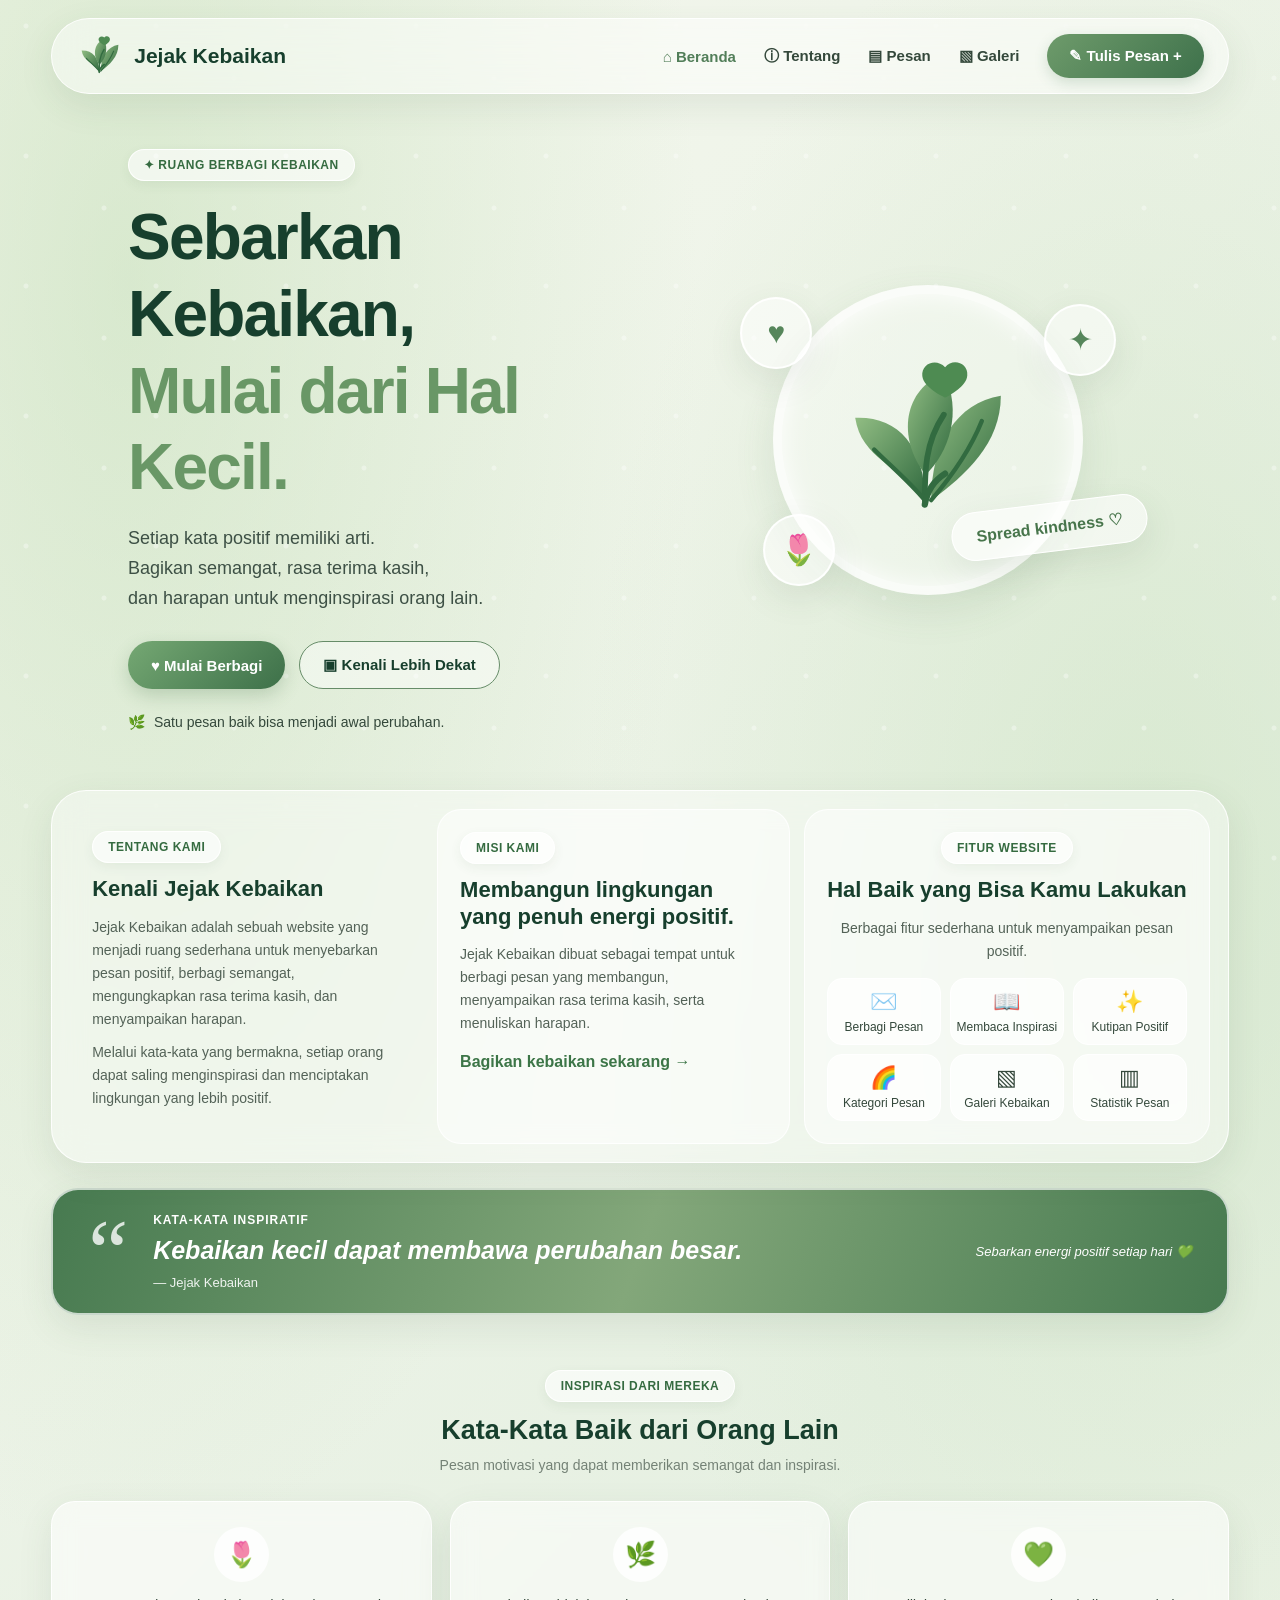
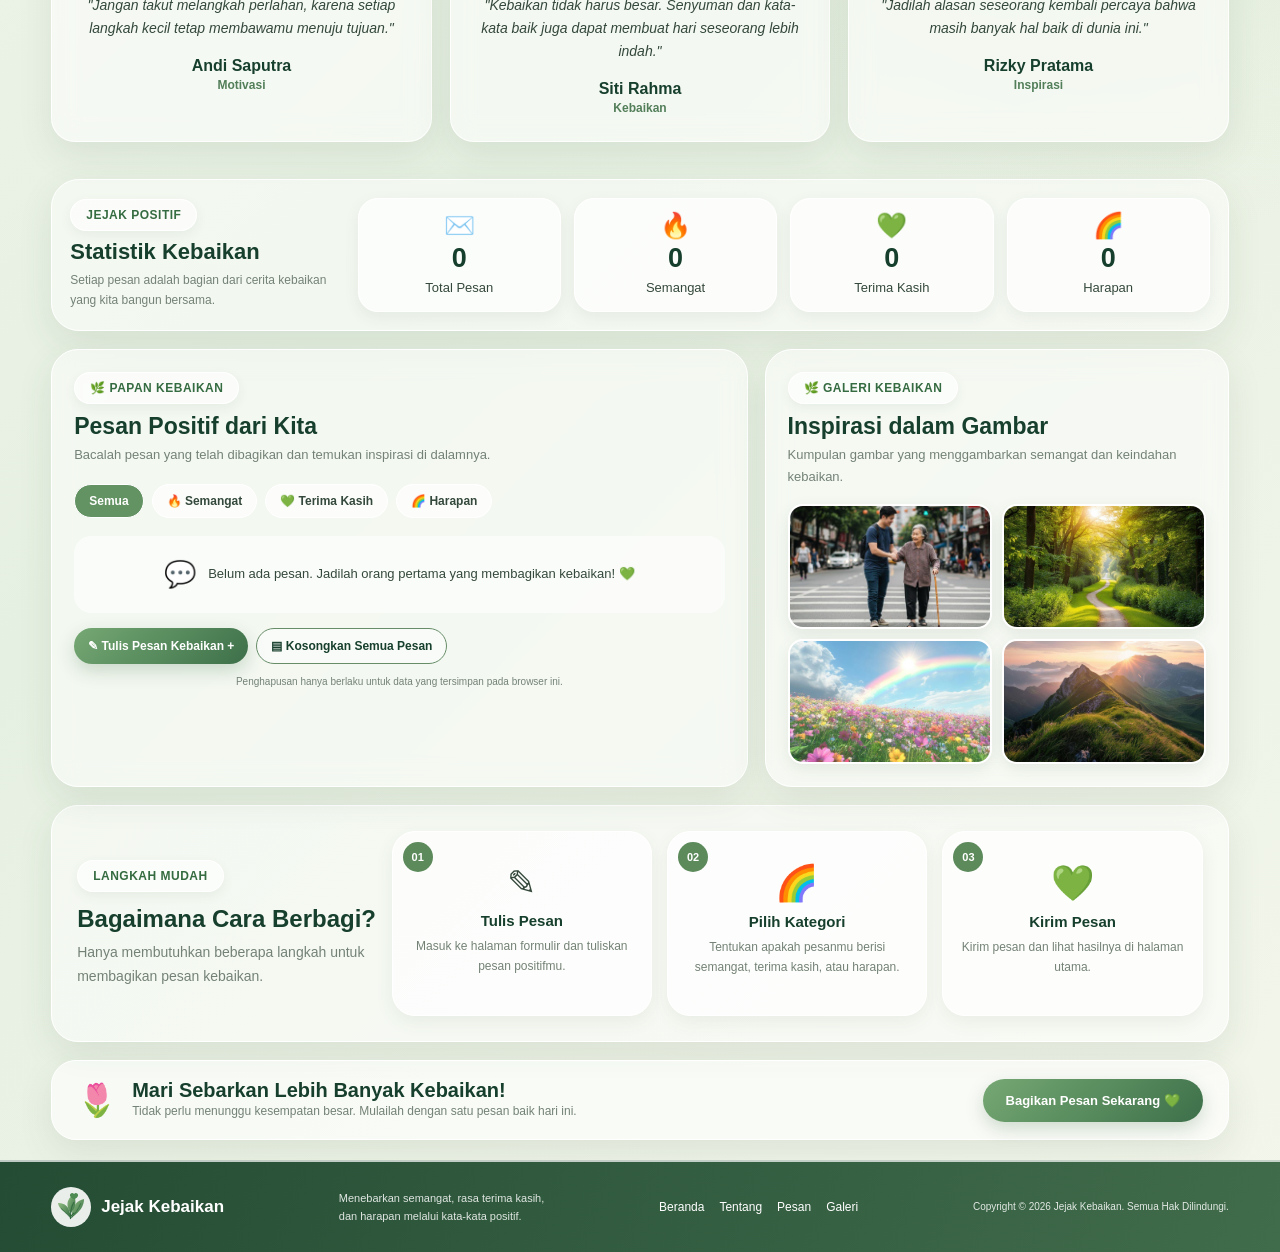
<file: index.html>
<!DOCTYPE html>
<html lang="id">
<head>
  <meta charset="UTF-8">
  <meta name="viewport" content="width=device-width, initial-scale=1.0">
  <meta name="theme-color" content="#e8f1e5">
  <meta name="description" content="Jejak Kebaikan adalah ruang berbagi pesan positif, semangat, rasa terima kasih, dan harapan.">
  <title>Jejak Kebaikan | Sebarkan Energi Positif</title>

  <link rel="icon" type="image/svg+xml" href="assets/icons/icon-web.svg">
  <link rel="stylesheet" href="css/style.css">
  <script src="js/script.js" defer></script>
</head>

<body>

  <header class="navbar">
    <a href="index.html" class="brand">
      <img src="assets/images/logo-jejak-kebaikan.svg" alt="Logo Jejak Kebaikan">
      <span>Jejak Kebaikan</span>
    </a>

    <button class="menu-toggle" id="menuToggle" aria-label="Buka menu">
      ☰
    </button>

    <nav class="nav-links" id="navLinks">
      <a href="#beranda" class="active">⌂ <span>Beranda</span></a>
      <a href="#tentang">ⓘ <span>Tentang</span></a>
      <a href="#pesan">▤ <span>Pesan</span></a>
      <a href="#galeri">▧ <span>Galeri</span></a>
      <a href="form.html" class="nav-button">✎ Tulis Pesan +</a>
    </nav>
  </header>

  <main>

    <!-- HERO -->
    <section class="hero section-container" id="beranda">
      <div class="hero-content">
        <span class="eyebrow">✦ RUANG BERBAGI KEBAIKAN</span>

        <h1>
          Sebarkan Kebaikan,<br>
          <span>Mulai dari Hal Kecil.</span>
        </h1>

        <p>
          Setiap kata positif memiliki arti.<br>
          Bagikan semangat, rasa terima kasih,<br>
          dan harapan untuk menginspirasi orang lain.
        </p>

        <div class="hero-actions">
          <a href="form.html" class="btn btn-primary">♥ Mulai Berbagi</a>
          <a href="#tentang" class="btn btn-outline">▣ Kenali Lebih Dekat</a>
        </div>

        <div class="hero-note">
          <span>🌿</span>
          Satu pesan baik bisa menjadi awal perubahan.
        </div>
      </div>

      <div class="hero-visual">
        <div class="floating-bubble bubble-one">♥</div>
        <div class="main-logo-circle">
          <img src="assets/images/logo-jejak-kebaikan.svg" alt="Simbol Jejak Kebaikan">
        </div>
        <div class="floating-bubble bubble-two">✦</div>
        <div class="floating-bubble bubble-three">🌷</div>
        <div class="spread-label">Spread kindness ♡</div>
      </div>
    </section>

    <!-- TENTANG WEBSITE -->
    <section class="intro-panel section-container" id="tentang">

      <article class="intro-card about-card">
        <span class="section-label">TENTANG KAMI</span>
        <h2>Kenali Jejak Kebaikan</h2>
        <p>
          Jejak Kebaikan adalah sebuah website yang menjadi ruang
          sederhana untuk menyebarkan pesan positif, berbagi semangat,
          mengungkapkan rasa terima kasih, dan menyampaikan harapan.
        </p>
        <p>
          Melalui kata-kata yang bermakna, setiap orang dapat saling
          menginspirasi dan menciptakan lingkungan yang lebih positif.
        </p>
      </article>

      <article class="intro-card mission-card">
        <span class="section-label">MISI KAMI</span>
        <h2>Membangun lingkungan yang penuh energi positif.</h2>
        <p>
          Jejak Kebaikan dibuat sebagai tempat untuk berbagi pesan
          yang membangun, menyampaikan rasa terima kasih, serta
          menuliskan harapan.
        </p>
        <a href="form.html" class="text-link">Bagikan kebaikan sekarang →</a>
      </article>

      <article class="intro-card feature-card">
        <span class="section-label">FITUR WEBSITE</span>
        <h2>Hal Baik yang Bisa Kamu Lakukan</h2>
        <p>Berbagai fitur sederhana untuk menyampaikan pesan positif.</p>

        <div class="feature-grid">
          <div class="feature-item"><span>✉️</span> Berbagi Pesan</div>
          <div class="feature-item"><span>📖</span> Membaca Inspirasi</div>
          <div class="feature-item"><span>✨</span> Kutipan Positif</div>
          <div class="feature-item"><span>🌈</span> Kategori Pesan</div>
          <div class="feature-item"><span>▧</span> Galeri Kebaikan</div>
          <div class="feature-item"><span>▥</span> Statistik Pesan</div>
        </div>
      </article>

    </section>

    <!-- INSPIRASI DARI SESEORANG -->
    <section class="inspiration section-container">
      <div class="quote-mark">“</div>
      <div class="quote-content">
        <span class="quote-label">KATA-KATA INSPIRATIF</span>
        <h2 id="quoteText">
          Kebaikan kecil dapat membawa perubahan besar.
        </h2>
        <p id="quoteAuthor">— Jejak Kebaikan</p>
      </div>
      <div class="quote-decoration">Sebarkan energi positif setiap hari 💚</div>
    </section>

    <!-- INSPIRASI DARI MEREKA -->
    <section class="people-inspiration section-container">
      <div class="section-heading">
        <span class="section-label">INSPIRASI DARI MEREKA</span>
        <h2>Kata-Kata Baik dari Orang Lain</h2>
        <p>Pesan motivasi yang dapat memberikan semangat dan inspirasi.</p>
      </div>

      <div class="inspiration-people-grid">

        <article class="person-quote">
          <div class="person-icon">🌷</div>
          <p>
            "Jangan takut melangkah perlahan, karena setiap langkah
            kecil tetap membawamu menuju tujuan."
          </p>
          <h3>Andi Saputra</h3>
          <span>Motivasi</span>
        </article>

        <article class="person-quote">
          <div class="person-icon">🌿</div>
          <p>
            "Kebaikan tidak harus besar. Senyuman dan kata-kata baik
            juga dapat membuat hari seseorang lebih indah."
          </p>
          <h3>Siti Rahma</h3>
          <span>Kebaikan</span>
        </article>

        <article class="person-quote">
          <div class="person-icon">💚</div>
          <p>
            "Jadilah alasan seseorang kembali percaya bahwa masih
            banyak hal baik di dunia ini."
          </p>
          <h3>Rizky Pratama</h3>
          <span>Inspirasi</span>
        </article>

      </div>
    </section>

    <!-- STATISTIK -->
    <section class="statistics section-container">
      <div class="stats-intro">
        <span class="section-label">JEJAK POSITIF</span>
        <h2>Statistik Kebaikan</h2>
        <p>Setiap pesan adalah bagian dari cerita kebaikan yang kita bangun bersama.</p>
      </div>

      <div class="stat-card">
        <span>✉️</span>
        <strong id="totalMessages">0</strong>
        <p>Total Pesan</p>
      </div>

      <div class="stat-card">
        <span>🔥</span>
        <strong id="totalSemangat">0</strong>
        <p>Semangat</p>
      </div>

      <div class="stat-card">
        <span>💚</span>
        <strong id="totalTerimaKasih">0</strong>
        <p>Terima Kasih</p>
      </div>

      <div class="stat-card">
        <span>🌈</span>
        <strong id="totalHarapan">0</strong>
        <p>Harapan</p>
      </div>
    </section>

    <!-- PESAN DAN GALERI -->
    <section class="content-grid section-container">

      <div class="content-panel message-panel" id="pesan">
        <div class="panel-heading">
          <span class="section-label">🌿 PAPAN KEBAIKAN</span>
          <h2>Pesan Positif dari Kita</h2>
          <p>Bacalah pesan yang telah dibagikan dan temukan inspirasi di dalamnya.</p>
        </div>

        <div class="category-filter">
          <button class="filter-btn active" data-category="Semua">Semua</button>
          <button class="filter-btn" data-category="Semangat">🔥 Semangat</button>
          <button class="filter-btn" data-category="Terima Kasih">💚 Terima Kasih</button>
          <button class="filter-btn" data-category="Harapan">🌈 Harapan</button>
        </div>

        <div class="messages-list" id="messagesList">
          <div class="empty-message">
            <span>💬</span>
            <p>Belum ada pesan. Jadilah orang pertama yang membagikan kebaikan! 💚</p>
          </div>
        </div>

        <div class="message-actions">
          <a href="form.html" class="btn btn-primary">✎ Tulis Pesan Kebaikan +</a>
          <button class="btn btn-outline clear-btn" id="clearMessages">▤ Kosongkan Semua Pesan</button>
        </div>

        <small class="privacy-note">
          Penghapusan hanya berlaku untuk data yang tersimpan pada browser ini.
        </small>
      </div>

      <div class="content-panel gallery-panel" id="galeri">
        <div class="panel-heading">
          <span class="section-label">🌿 GALERI KEBAIKAN</span>
          <h2>Inspirasi dalam Gambar</h2>
          <p>Kumpulan gambar yang menggambarkan semangat dan keindahan kebaikan.</p>
        </div>

        <div class="gallery-grid">
          <img src="assets/images/kebaikan1.jpg" alt="Menanam kebaikan" loading="lazy">
          <img src="assets/images/kebaikan2.jpg" alt="Keindahan alam" loading="lazy">
          <img src="assets/images/kebaikan3.jpg" alt="Bunga yang indah" loading="lazy">
          <img src="assets/images/kebaikan4.jpg" alt="Pemandangan yang menenangkan" loading="lazy">
        </div>
      </div>

    </section>

    <!-- CARA BERBAGI -->
    <section class="steps-panel section-container">
      <div class="steps-intro">
        <span class="section-label">LANGKAH MUDAH</span>
        <h2>Bagaimana Cara Berbagi?</h2>
        <p>Hanya membutuhkan beberapa langkah untuk membagikan pesan kebaikan.</p>
      </div>

      <div class="step-card">
        <span class="step-number">01</span>
        <div class="step-icon">✎</div>
        <h3>Tulis Pesan</h3>
        <p>Masuk ke halaman formulir dan tuliskan pesan positifmu.</p>
      </div>

      <div class="step-card">
        <span class="step-number">02</span>
        <div class="step-icon">🌈</div>
        <h3>Pilih Kategori</h3>
        <p>Tentukan apakah pesanmu berisi semangat, terima kasih, atau harapan.</p>
      </div>

      <div class="step-card">
        <span class="step-number">03</span>
        <div class="step-icon">💚</div>
        <h3>Kirim Pesan</h3>
        <p>Kirim pesan dan lihat hasilnya di halaman utama.</p>
      </div>
    </section>

    <!-- AJAKAN -->
    <section class="closing-banner section-container">
      <div class="closing-icon">🌷</div>
      <div>
        <h2>Mari Sebarkan Lebih Banyak Kebaikan!</h2>
        <p>Tidak perlu menunggu kesempatan besar. Mulailah dengan satu pesan baik hari ini.</p>
      </div>
      <a href="form.html" class="btn btn-primary">Bagikan Pesan Sekarang 💚</a>
    </section>

  </main>

  <!-- FOOTER -->
  <footer class="footer">
    <div class="footer-inner">
      <a href="index.html" class="footer-brand">
        <img src="assets/images/logo-jejak-kebaikan.svg" alt="Logo Jejak Kebaikan">
        <span>Jejak Kebaikan</span>
      </a>

      <p class="footer-description">
        Menebarkan semangat, rasa terima kasih,<br>
        dan harapan melalui kata-kata positif.
      </p>

      <div class="footer-links">
        <a href="#beranda">Beranda</a>
        <a href="#tentang">Tentang</a>
        <a href="#pesan">Pesan</a>
        <a href="#galeri">Galeri</a>
      </div>

      <p class="copyright">
        Copyright © 2026 Jejak Kebaikan. Semua Hak Dilindungi.
      </p>
    </div>
  </footer>

</body>
</html>
</file>
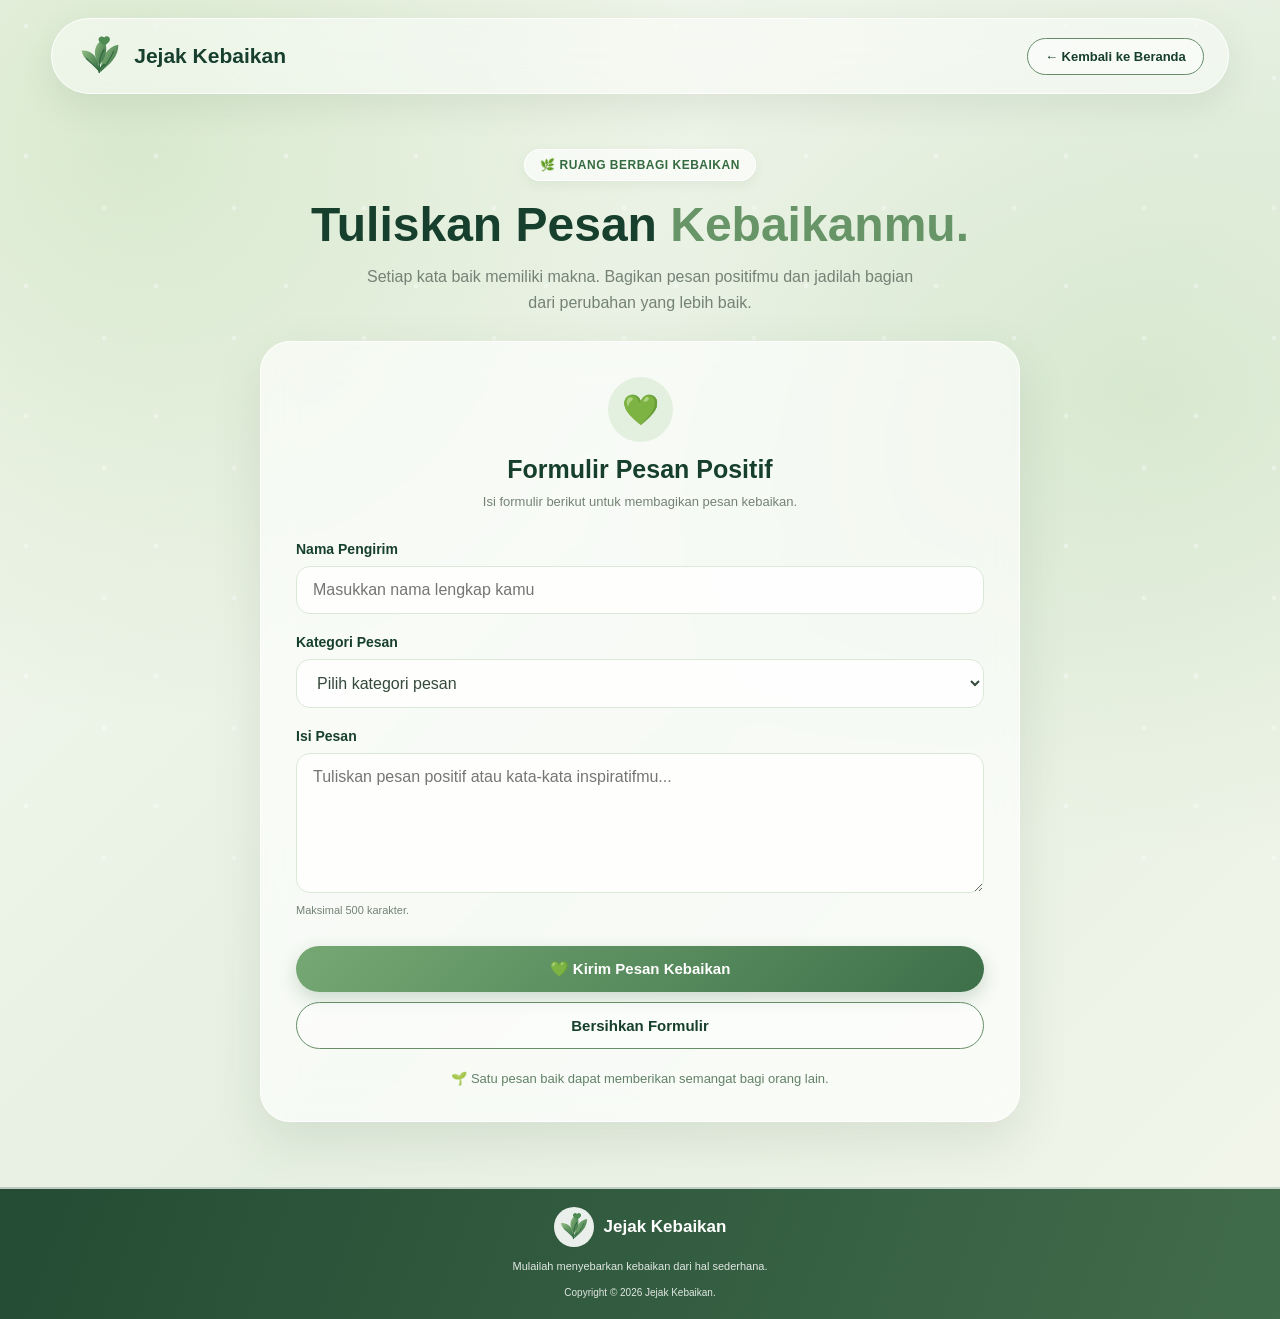
<file: form.html>
<!DOCTYPE html>
<html lang="id">
<head>
  <meta charset="UTF-8">
  <meta name="viewport" content="width=device-width, initial-scale=1.0">
  <meta name="theme-color" content="#e8f1e5">
  <title>Tulis Pesan | Jejak Kebaikan</title>

  <link rel="icon" type="image/svg+xml" href="assets/icons/icon-web.svg">
  <link rel="stylesheet" href="css/style.css">
  <script src="js/script.js" defer></script>
</head>

<body class="form-page">

  <header class="navbar">
    <a href="index.html" class="brand">
      <img src="assets/images/logo-jejak-kebaikan.svg" alt="Logo Jejak Kebaikan">
      <span>Jejak Kebaikan</span>
    </a>

    <a href="index.html" class="btn btn-outline back-button">← Kembali ke Beranda</a>
  </header>

  <main class="form-main">
    <section class="form-intro">
      <span class="eyebrow">🌿 RUANG BERBAGI KEBAIKAN</span>
      <h1>Tuliskan Pesan <span>Kebaikanmu.</span></h1>
      <p>
        Setiap kata baik memiliki makna. Bagikan pesan positifmu
        dan jadilah bagian dari perubahan yang lebih baik.
      </p>
    </section>

    <section class="form-card">
      <div class="form-card-heading">
        <div class="form-heading-icon">💚</div>
        <h2>Formulir Pesan Positif</h2>
        <p>Isi formulir berikut untuk membagikan pesan kebaikan.</p>
      </div>

      <form id="goodnessForm">
        <div class="form-group">
          <label for="namaPengirim">Nama Pengirim</label>
          <input
            type="text"
            id="namaPengirim"
            name="namaPengirim"
            placeholder="Masukkan nama lengkap kamu"
            maxlength="50"
            required
          >
        </div>

        <div class="form-group">
          <label for="kategoriPesan">Kategori Pesan</label>
          <select id="kategoriPesan" name="kategoriPesan" required>
            <option value="">Pilih kategori pesan</option>
            <option value="Semangat">🔥 Semangat</option>
            <option value="Terima Kasih">💚 Terima Kasih</option>
            <option value="Harapan">🌈 Harapan</option>
          </select>
        </div>

        <div class="form-group">
          <label for="isiPesan">Isi Pesan</label>
          <textarea
            id="isiPesan"
            name="isiPesan"
            rows="6"
            maxlength="500"
            placeholder="Tuliskan pesan positif atau kata-kata inspiratifmu..."
            required
          ></textarea>
          <small>Maksimal 500 karakter.</small>
        </div>

        <div id="formStatus" class="form-status" role="status"></div>

        <button type="submit" id="submitButton" class="btn btn-primary submit-button">
          💚 Kirim Pesan Kebaikan
        </button>

        <button type="reset" class="btn btn-outline reset-button">
          Bersihkan Formulir
        </button>
      </form>

      <div class="form-bottom-note">
        🌱 Satu pesan baik dapat memberikan semangat bagi orang lain.
      </div>
    </section>
  </main>

  <footer class="footer form-footer">
    <div class="footer-inner">
      <a href="index.html" class="footer-brand">
        <img src="assets/images/logo-jejak-kebaikan.svg" alt="Logo Jejak Kebaikan">
        <span>Jejak Kebaikan</span>
      </a>
      <p>Mulailah menyebarkan kebaikan dari hal sederhana.</p>
      <p class="copyright">Copyright © 2026 Jejak Kebaikan.</p>
    </div>
  </footer>

</body>
</html>
</file>
<file: css/style.css>
/* =====================================
   JEJAK KEBAIKAN
   Green Soft Glassmorphism
===================================== */

:root {
  --dark: #173f2d;
  --green: #527e59;
  --green-light: #82a77c;
  --sage: #e4eee0;
  --cream: #f5f7ef;
  --white: #ffffff;
  --text: #34483b;
  --muted: #748276;
  --glass: rgba(255, 255, 255, 0.55);
  --border: rgba(255, 255, 255, 0.85);
  --shadow: 0 12px 35px rgba(54, 91, 61, 0.10);
}

* {
  margin: 0;
  padding: 0;
  box-sizing: border-box;
}

html {
  scroll-behavior: smooth;
  scroll-padding-top: 100px;
}

body {
  font-family: "Segoe UI", Arial, sans-serif;
  color: var(--text);
  background:
    radial-gradient(ellipse at 10% 10%, rgba(183, 216, 169, .45), transparent 35%),
    radial-gradient(ellipse at 90% 30%, rgba(201, 225, 190, .5), transparent 35%),
    linear-gradient(135deg, #f6f8ef, #e6f0e2 55%, #f3f6eb);
  min-height: 100vh;
  overflow-x: hidden;
}

body::before {
  content: "";
  position: fixed;
  inset: 0;
  pointer-events: none;
  z-index: -1;
  opacity: .35;
  background-image:
    radial-gradient(circle at 20% 20%, white 0 2px, transparent 3px),
    radial-gradient(circle at 80% 60%, white 0 2px, transparent 3px);
  background-size: 130px 130px;
}

a {
  color: inherit;
  text-decoration: none;
}

button,
input,
select,
textarea {
  font: inherit;
}

button {
  cursor: pointer;
}

img {
  display: block;
  max-width: 100%;
}

/* NAVBAR */

.navbar {
  width: min(92%, 1350px);
  min-height: 76px;
  margin: 18px auto 0;
  padding: 10px 24px;
  display: flex;
  align-items: center;
  justify-content: space-between;
  gap: 20px;
  border: 1px solid var(--border);
  border-radius: 50px;
  background: rgba(255, 255, 255, .48);
  backdrop-filter: blur(18px);
  -webkit-backdrop-filter: blur(18px);
  box-shadow: var(--shadow);
  position: relative;
  z-index: 20;
}

.brand,
.footer-brand {
  display: flex;
  align-items: center;
  gap: 10px;
  color: var(--dark);
  font-size: 21px;
  font-weight: 800;
  white-space: nowrap;
}

.brand img {
  width: 48px;
  height: 48px;
  object-fit: contain;
}

.nav-links {
  display: flex;
  align-items: center;
  justify-content: center;
  gap: 28px;
}

.nav-links > a {
  color: var(--text);
  font-size: 15px;
  font-weight: 600;
  transition: .25s;
}

.nav-links > a:hover,
.nav-links > a.active {
  color: var(--green);
}

.nav-button {
  background: linear-gradient(135deg, #6e9b6b, #3e714b);
  color: white !important;
  padding: 13px 22px;
  border-radius: 30px;
  box-shadow: 0 5px 14px rgba(52, 103, 60, .18);
}

.menu-toggle {
  display: none;
  background: transparent;
  border: 0;
  color: var(--dark);
  font-size: 25px;
}

/* GENERAL */

.section-container {
  width: min(92%, 1350px);
  margin-left: auto;
  margin-right: auto;
}

.eyebrow,
.section-label {
  display: inline-flex;
  align-items: center;
  gap: 7px;
  color: #356b40;
  font-size: 12px;
  font-weight: 800;
  letter-spacing: .5px;
  padding: 8px 15px;
  border-radius: 30px;
  background: rgba(255, 255, 255, .62);
  border: 1px solid rgba(255,255,255,.9);
  box-shadow: 0 4px 12px rgba(61, 103, 63, .07);
}

h1,
h2,
h3 {
  color: var(--dark);
  line-height: 1.2;
}

p {
  line-height: 1.65;
}

/* HERO */

.hero {
  min-height: 490px;
  display: grid;
  grid-template-columns: 1.1fr .9fr;
  align-items: center;
  gap: 30px;
  padding: 55px 6% 60px;
  position: relative;
}

.hero-content h1 {
  font-size: clamp(36px, 5vw, 64px);
  font-weight: 850;
  letter-spacing: -1.8px;
  margin: 18px 0;
}

.hero-content h1 span {
  color: #699766;
}

.hero-content > p {
  color: #3d5045;
  font-size: 18px;
  margin-bottom: 28px;
}

.hero-actions {
  display: flex;
  flex-wrap: wrap;
  gap: 14px;
}

.btn {
  border: 0;
  border-radius: 35px;
  padding: 14px 23px;
  display: inline-flex;
  align-items: center;
  justify-content: center;
  gap: 9px;
  font-size: 15px;
  font-weight: 700;
  transition: .25s ease;
}

.btn:hover {
  transform: translateY(-3px);
}

.btn-primary {
  background: linear-gradient(135deg, #75a873, #3d7049);
  color: white;
  box-shadow: 0 7px 18px rgba(55, 105, 60, .22);
}

.btn-outline {
  background: rgba(255,255,255,.45);
  border: 1.5px solid #668c68;
  color: var(--dark);
}

.hero-note {
  margin-top: 25px;
  display: flex;
  align-items: center;
  gap: 9px;
  font-size: 14px;
}

.hero-visual {
  min-height: 340px;
  display: flex;
  align-items: center;
  justify-content: center;
  position: relative;
}

.main-logo-circle {
  width: min(310px, 75%);
  aspect-ratio: 1;
  display: grid;
  place-items: center;
  border-radius: 50%;
  background: rgba(255,255,255,.36);
  border: 9px solid rgba(255,255,255,.65);
  box-shadow:
    inset 0 0 25px rgba(255,255,255,.9),
    0 15px 40px rgba(70, 115, 73, .12);
}

.main-logo-circle img {
  width: 65%;
  height: 65%;
  object-fit: contain;
}

.floating-bubble {
  position: absolute;
  width: 72px;
  height: 72px;
  display: grid;
  place-items: center;
  font-size: 30px;
  color: #56865b;
  border-radius: 50%;
  background: rgba(255,255,255,.55);
  border: 2px solid rgba(255,255,255,.9);
  box-shadow: var(--shadow);
}

.bubble-one {
  top: 8%;
  left: 8%;
}

.bubble-two {
  top: 10%;
  right: 8%;
}

.bubble-three {
  bottom: 7%;
  left: 13%;
}

.spread-label {
  position: absolute;
  right: 1%;
  bottom: 17%;
  padding: 14px 24px;
  color: #47754b;
  font-weight: 700;
  border-radius: 35px;
  background: rgba(255,255,255,.6);
  border: 1px solid white;
  transform: rotate(-7deg);
  box-shadow: var(--shadow);
}

/* INTRO PANELS */

.intro-panel {
  display: grid;
  grid-template-columns: 1fr 1fr 1.15fr;
  gap: 14px;
  padding: 18px;
  border-radius: 35px;
  background: rgba(255,255,255,.42);
  border: 1px solid var(--border);
  box-shadow: var(--shadow);
  backdrop-filter: blur(16px);
}

.intro-card {
  padding: 22px;
  border-radius: 24px;
}

.intro-card h2 {
  font-size: 22px;
  margin: 13px 0;
}

.intro-card p {
  font-size: 14px;
  color: #536257;
  margin-bottom: 10px;
}

.mission-card,
.feature-card {
  background: rgba(255,255,255,.48);
  border: 1px solid rgba(255,255,255,.8);
}

.text-link {
  display: inline-block;
  margin-top: 8px;
  color: #3c7547;
  font-weight: 800;
}

.feature-card {
  text-align: center;
}

.feature-grid {
  display: grid;
  grid-template-columns: repeat(3, 1fr);
  gap: 9px;
  margin-top: 15px;
}

.feature-item {
  min-height: 60px;
  padding: 10px 5px;
  display: flex;
  flex-direction: column;
  align-items: center;
  justify-content: center;
  gap: 5px;
  font-size: 12px;
  border-radius: 15px;
  background: rgba(255,255,255,.7);
  border: 1px solid white;
}

.feature-item span {
  font-size: 22px;
}

/* QUOTE */

.inspiration {
  min-height: 125px;
  margin-top: 25px;
  padding: 20px 35px;
  display: flex;
  align-items: center;
  gap: 25px;
  color: white;
  border-radius: 27px;
  background: linear-gradient(110deg, #477a50, #83a77a, #477a50);
  border: 2px solid rgba(255,255,255,.7);
  box-shadow: var(--shadow);
}

.quote-mark {
  font-family: Georgia, serif;
  font-size: 90px;
  line-height: .7;
  color: rgba(255,255,255,.8);
}

.quote-content {
  flex: 1;
}

.quote-label {
  font-size: 12px;
  font-weight: 800;
  letter-spacing: 1px;
}

.quote-content h2 {
  color: white;
  font-size: clamp(17px, 2vw, 25px);
  font-style: italic;
  margin: 7px 0;
}

.quote-content p {
  font-size: 13px;
  color: rgba(255,255,255,.9);
}

.quote-decoration {
  font-size: 13px;
  font-style: italic;
}

/* PEOPLE INSPIRATION */

.people-inspiration {
  padding-top: 55px;
  padding-bottom: 25px;
}

.section-heading {
  text-align: center;
  margin-bottom: 24px;
}

.section-heading h2 {
  font-size: 27px;
  margin: 12px 0 7px;
}

.section-heading p {
  color: var(--muted);
  font-size: 14px;
}

.inspiration-people-grid {
  display: grid;
  grid-template-columns: repeat(3, 1fr);
  gap: 18px;
}

.person-quote {
  padding: 25px;
  text-align: center;
  background: var(--glass);
  border: 1px solid var(--border);
  border-radius: 24px;
  box-shadow: var(--shadow);
  backdrop-filter: blur(12px);
}

.person-icon {
  width: 55px;
  height: 55px;
  margin: 0 auto 12px;
  display: grid;
  place-items: center;
  border-radius: 50%;
  background: rgba(255,255,255,.8);
  font-size: 25px;
}

.person-quote p {
  font-style: italic;
  font-size: 14px;
  margin-bottom: 16px;
}

.person-quote h3 {
  font-size: 16px;
}

.person-quote > span {
  color: var(--green);
  font-size: 12px;
  font-weight: 700;
}

/* STATISTICS */

.statistics {
  margin-top: 12px;
  padding: 18px;
  display: grid;
  grid-template-columns: 1.35fr repeat(4, 1fr);
  gap: 13px;
  align-items: center;
  border-radius: 28px;
  background: rgba(255,255,255,.48);
  border: 1px solid white;
  box-shadow: var(--shadow);
}

.stats-intro h2 {
  font-size: 22px;
  margin: 8px 0 5px;
}

.stats-intro p {
  font-size: 12px;
  color: var(--muted);
}

.stat-card {
  min-height: 95px;
  padding: 12px 7px;
  display: flex;
  flex-direction: column;
  justify-content: center;
  align-items: center;
  gap: 3px;
  border-radius: 20px;
  background: rgba(255,255,255,.7);
  border: 1px solid white;
  box-shadow: 0 5px 15px rgba(58,91,61,.08);
}

.stat-card span {
  font-size: 25px;
}

.stat-card strong {
  font-size: 27px;
  color: var(--dark);
}

.stat-card p {
  font-size: 13px;
}

/* MESSAGE AND GALLERY */

.content-grid {
  display: grid;
  grid-template-columns: 1.2fr .8fr;
  gap: 17px;
  margin-top: 18px;
}

.content-panel {
  padding: 22px;
  border-radius: 27px;
  background: rgba(255,255,255,.5);
  border: 1px solid white;
  box-shadow: var(--shadow);
  backdrop-filter: blur(12px);
  min-width: 0;
}

.panel-heading h2 {
  font-size: 23px;
  margin: 9px 0 4px;
}

.panel-heading p {
  font-size: 13px;
  color: var(--muted);
}

.category-filter {
  display: flex;
  flex-wrap: wrap;
  gap: 8px;
  margin: 18px 0;
}

.filter-btn {
  padding: 9px 14px;
  border: 1px solid white;
  border-radius: 25px;
  background: rgba(255,255,255,.7);
  color: var(--text);
  font-size: 12px;
  font-weight: 700;
}

.filter-btn.active,
.filter-btn:hover {
  color: white;
  background: #639263;
}

.messages-list {
  display: grid;
  gap: 10px;
  max-height: 360px;
  overflow-y: auto;
}

.empty-message {
  padding: 23px;
  display: flex;
  align-items: center;
  justify-content: center;
  gap: 12px;
  text-align: center;
  border-radius: 17px;
  background: rgba(255,255,255,.55);
}

.empty-message span {
  font-size: 26px;
}

.empty-message p {
  font-size: 13px;
}

.message-card {
  padding: 16px;
  border-radius: 17px;
  background: rgba(255,255,255,.72);
  border: 1px solid white;
}

.message-card-top {
  display: flex;
  justify-content: space-between;
  gap: 10px;
  margin-bottom: 9px;
}

.message-card h3 {
  font-size: 15px;
}

.message-category {
  padding: 5px 10px;
  border-radius: 20px;
  color: #427448;
  background: #e6f0e1;
  font-size: 11px;
  font-weight: 700;
}

.message-card p {
  font-size: 14px;
  overflow-wrap: anywhere;
}

.message-date {
  display: block;
  margin-top: 9px;
  font-size: 11px;
  color: var(--muted);
}

.message-actions {
  display: flex;
  flex-wrap: wrap;
  gap: 8px;
  margin-top: 15px;
}

.message-actions .btn {
  padding: 10px 14px;
  font-size: 12px;
}

.clear-btn {
  cursor: pointer;
}

.privacy-note {
  display: block;
  text-align: center;
  color: var(--muted);
  font-size: 10px;
  margin-top: 12px;
}

.gallery-grid {
  display: grid;
  grid-template-columns: repeat(2, 1fr);
  gap: 10px;
  margin-top: 17px;
}

.gallery-grid img {
  width: 100%;
  height: 125px;
  object-fit: cover;
  border-radius: 15px;
  border: 2px solid white;
  box-shadow: 0 5px 15px rgba(53, 88, 57, .1);
  transition: .3s;
}

.gallery-grid img:hover {
  transform: scale(1.025);
}

/* STEPS */

.steps-panel {
  margin-top: 18px;
  margin-bottom: 18px;
  padding: 25px;
  display: grid;
  grid-template-columns: 1.15fr repeat(3, 1fr);
  gap: 15px;
  align-items: center;
  border-radius: 27px;
  background: rgba(255,255,255,.5);
  border: 1px solid white;
  box-shadow: var(--shadow);
}

.steps-intro h2 {
  font-size: 24px;
  margin: 13px 0 8px;
}

.steps-intro p {
  font-size: 14px;
  color: var(--muted);
}

.step-card {
  min-height: 185px;
  padding: 16px;
  position: relative;
  text-align: center;
  border-radius: 23px;
  background: rgba(255,255,255,.7);
  border: 1px solid white;
  box-shadow: 0 6px 18px rgba(58,91,61,.08);
}

.step-number {
  position: absolute;
  top: 10px;
  left: 10px;
  width: 30px;
  height: 30px;
  display: grid;
  place-items: center;
  border-radius: 50%;
  color: white;
  background: #5c8a5b;
  font-size: 11px;
  font-weight: 800;
}

.step-icon {
  font-size: 35px;
  margin: 15px 0 9px;
}

.step-card h3 {
  font-size: 15px;
  margin-bottom: 7px;
}

.step-card p {
  font-size: 12px;
  color: var(--muted);
}

/* CLOSING */

.closing-banner {
  margin-bottom: 20px;
  padding: 17px 25px;
  display: flex;
  align-items: center;
  gap: 15px;
  border-radius: 25px;
  background: rgba(255,255,255,.62);
  border: 1px solid white;
  box-shadow: var(--shadow);
}

.closing-icon {
  font-size: 32px;
}

.closing-banner > div:nth-child(2) {
  flex: 1;
}

.closing-banner h2 {
  font-size: 20px;
}

.closing-banner p {
  font-size: 12px;
  color: var(--muted);
}

.closing-banner .btn {
  font-size: 13px;
}

/* FOOTER */

.footer {
  margin-top: 20px;
  color: white;
  background: linear-gradient(110deg, #244c34, #416c4b);
  border-top: 2px solid rgba(255,255,255,.7);
}

.footer-inner {
  width: min(92%, 1350px);
  min-height: 90px;
  margin: auto;
  padding: 18px 0;
  display: flex;
  align-items: center;
  justify-content: space-between;
  gap: 20px;
}

.footer-brand {
  color: white;
  font-size: 17px;
}

.footer-brand img {
  width: 40px;
  height: 40px;
  padding: 3px;
  border-radius: 50%;
  background: rgba(255,255,255,.9);
}

.footer-description,
.footer-inner > p {
  font-size: 11px;
  color: rgba(255,255,255,.85);
}

.footer-links {
  display: flex;
  flex-wrap: wrap;
  gap: 15px;
  font-size: 12px;
}

.footer-links a:hover {
  text-decoration: underline;
}

.copyright {
  font-size: 10px !important;
}

/* FORM PAGE */

.form-page {
  min-height: 100vh;
}

.form-main {
  width: min(92%, 760px);
  margin: 55px auto 65px;
}

.form-intro {
  text-align: center;
  margin-bottom: 25px;
}

.form-intro h1 {
  font-size: clamp(32px, 5vw, 48px);
  margin: 15px 0 10px;
}

.form-intro h1 span {
  color: #679567;
}

.form-intro p {
  max-width: 570px;
  margin: auto;
  color: var(--muted);
}

.form-card {
  padding: 35px;
  border-radius: 30px;
  background: rgba(255,255,255,.65);
  border: 1px solid white;
  box-shadow: 0 18px 50px rgba(55, 94, 60, .12);
  backdrop-filter: blur(16px);
}

.form-card-heading {
  text-align: center;
  margin-bottom: 28px;
}

.form-heading-icon {
  width: 65px;
  height: 65px;
  margin: 0 auto 12px;
  display: grid;
  place-items: center;
  border-radius: 50%;
  background: #e4f0df;
  font-size: 30px;
}

.form-card-heading h2 {
  font-size: 25px;
  margin-bottom: 7px;
}

.form-card-heading p {
  font-size: 13px;
  color: var(--muted);
}

.form-group {
  margin-bottom: 20px;
}

.form-group label {
  display: block;
  margin-bottom: 9px;
  color: var(--dark);
  font-weight: 700;
  font-size: 14px;
}

.form-group input,
.form-group select,
.form-group textarea {
  width: 100%;
  padding: 14px 16px;
  color: var(--text);
  background: rgba(255,255,255,.8);
  border: 1px solid #dce8d8;
  border-radius: 14px;
  outline: none;
  transition: .2s;
}

.form-group textarea {
  resize: vertical;
  min-height: 140px;
}

.form-group input:focus,
.form-group select:focus,
.form-group textarea:focus {
  border-color: #75a779;
  box-shadow: 0 0 0 3px rgba(117,167,121,.13);
}

.form-group small {
  display: block;
  margin-top: 7px;
  color: var(--muted);
  font-size: 11px;
}

.form-status {
  display: none;
  padding: 12px;
  margin-bottom: 15px;
  border-radius: 12px;
  font-size: 13px;
}

.form-status.success {
  display: block;
  color: #28623a;
  background: #e1f2df;
}

.form-status.error {
  display: block;
  color: #9b3838;
  background: #fbe6e3;
}

.submit-button,
.reset-button {
  width: 100%;
  margin-top: 10px;
}

.form-bottom-note {
  text-align: center;
  padding-top: 22px;
  font-size: 13px;
  color: #628267;
}

.back-button {
  padding: 10px 17px;
  font-size: 13px;
}

.form-footer .footer-inner {
  flex-direction: column;
  justify-content: center;
  text-align: center;
  gap: 10px;
}

/* TABLET */

@media (max-width: 1000px) {
  .nav-links {
    gap: 15px;
  }

  .intro-panel {
    grid-template-columns: 1fr 1fr;
  }

  .feature-card {
    grid-column: 1 / -1;
  }

  .statistics {
    grid-template-columns: repeat(4, 1fr);
  }

  .stats-intro {
    grid-column: 1 / -1;
  }

  .steps-panel {
    grid-template-columns: repeat(3, 1fr);
  }

  .steps-intro {
    grid-column: 1 / -1;
  }

  .footer-inner {
    flex-wrap: wrap;
  }
}

/* MOBILE */

@media (max-width: 700px) {
  .navbar {
    width: 94%;
    min-height: 65px;
    margin-top: 10px;
    padding: 8px 15px;
    border-radius: 22px;
  }

  .brand {
    font-size: 17px;
  }

  .brand img {
    width: 40px;
    height: 40px;
  }

  .menu-toggle {
    display: block;
  }

  .nav-links {
    display: none;
    position: absolute;
    top: calc(100% + 10px);
    left: 0;
    right: 0;
    padding: 18px;
    flex-direction: column;
    align-items: stretch;
    gap: 17px;
    border-radius: 20px;
    background: rgba(246, 250, 242, .97);
    border: 1px solid white;
    box-shadow: var(--shadow);
  }

  .nav-links.show {
    display: flex;
  }

  .nav-links > a {
    padding: 7px;
  }

  .nav-button {
    text-align: center;
  }

  .section-container {
    width: 92%;
  }

  .hero {
    grid-template-columns: 1fr;
    padding: 50px 3% 35px;
    gap: 5px;
  }

  .hero-content h1 {
    font-size: clamp(34px, 9vw, 48px);
  }

  .hero-content > p {
    font-size: 15px;
  }

  .hero-visual {
    min-height: 280px;
  }

  .main-logo-circle {
    width: 220px;
  }

  .floating-bubble {
    width: 55px;
    height: 55px;
    font-size: 23px;
  }

  .spread-label {
    font-size: 12px;
    right: 0;
  }

  .intro-panel {
    grid-template-columns: 1fr;
    padding: 10px;
  }

  .feature-card {
    grid-column: auto;
  }

  .inspiration {
    padding: 20px;
    gap: 12px;
  }

  .quote-mark {
    font-size: 55px;
  }

  .quote-decoration {
    display: none;
  }

  .inspiration-people-grid {
    grid-template-columns: 1fr;
  }

  .statistics {
    grid-template-columns: repeat(2, 1fr);
  }

  .stats-intro {
    grid-column: 1 / -1;
  }

  .content-grid {
    grid-template-columns: 1fr;
  }

  .steps-panel {
    grid-template-columns: 1fr;
  }

  .steps-intro {
    grid-column: auto;
  }

  .step-card {
    min-height: 155px;
  }

  .closing-banner {
    flex-wrap: wrap;
    padding: 20px;
  }

  .closing-banner > div:nth-child(2) {
    min-width: 70%;
  }

  .closing-banner .btn {
    width: 100%;
  }

  .footer-inner {
    flex-direction: column;
    text-align: center;
    gap: 13px;
  }

  .footer-links {
    justify-content: center;
  }

  .form-main {
    margin: 35px auto 45px;
  }

  .form-card {
    padding: 23px 18px;
  }

  .back-button {
    font-size: 11px;
    padding: 9px 11px;
  }
}

@media (max-width: 380px) {
  .hero-actions {
    flex-direction: column;
  }

  .hero-actions .btn {
    width: 100%;
  }

  .feature-grid {
    grid-template-columns: repeat(2, 1fr);
  }

  .category-filter .filter-btn {
    flex: 1 1 auto;
  }

  .message-actions .btn {
    width: 100%;
  }
}
</file>
